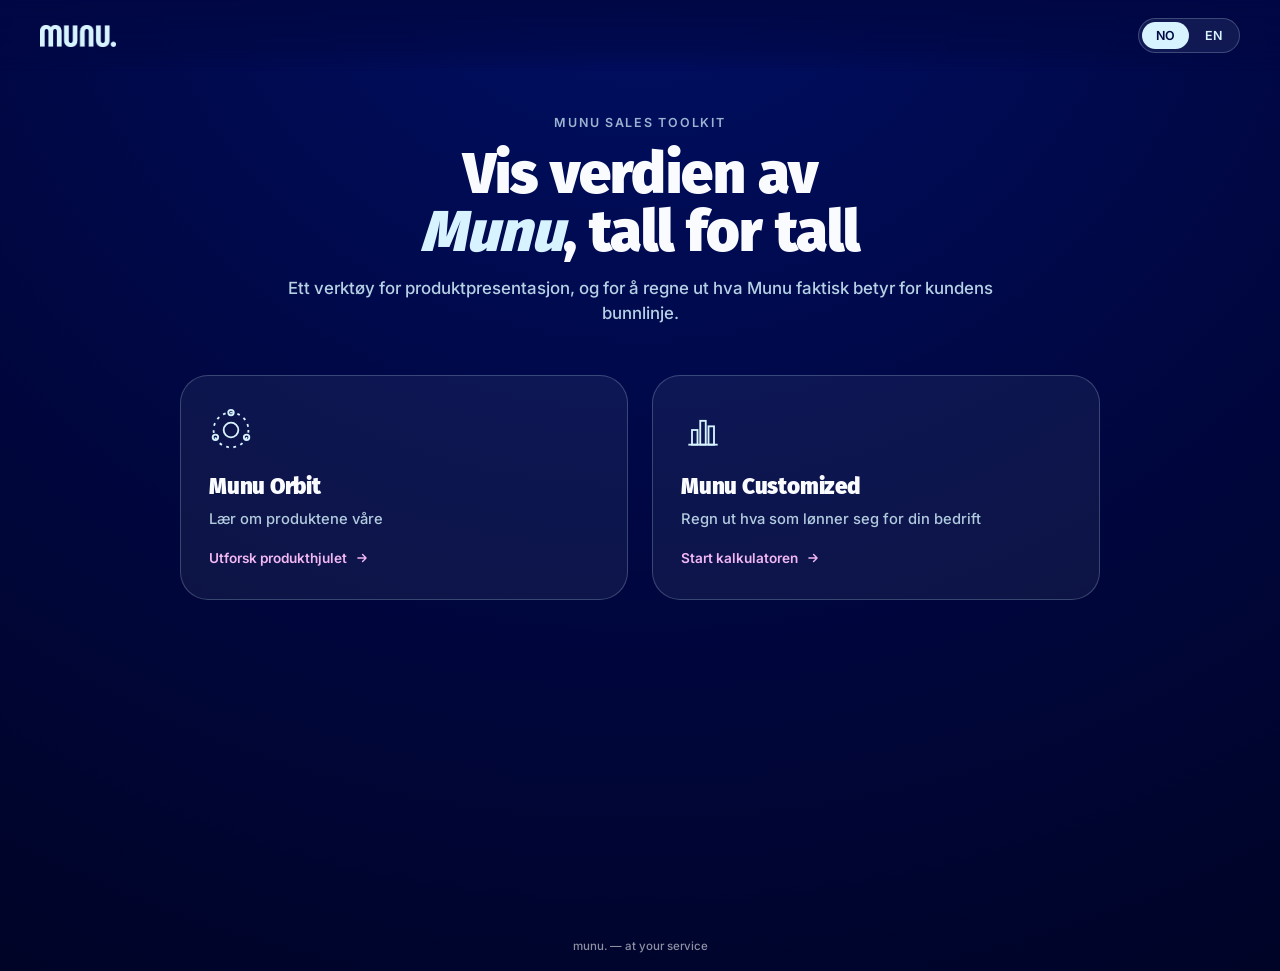
<file: index.html>
<!DOCTYPE html>
<html lang="no">
<head>
<meta charset="UTF-8">
<meta name="viewport" content="width=device-width, initial-scale=1.0">
<title>Munu Sales Toolkit</title>
<link rel="stylesheet" href="shared/style.css">
</head>
<body>
<div id="app">
  <main>
    <div class="page">
      <div class="page-hero">
        <span class="eyebrow" data-i18n="idxEyebrow"></span>
        <h1 data-i18n-html="idxTitleHtml"></h1>
        <p data-i18n="idxSub"></p>
      </div>

      <div class="choice-grid">
        <a class="choice-card" href="orbit/index.html">
          <svg class="card-icon" viewBox="0 0 48 48"><circle cx="24" cy="24" r="8"/><circle cx="24" cy="24" r="19" stroke-dasharray="3 5"/><circle cx="24" cy="5" r="3"/><circle cx="41" cy="32" r="3"/><circle cx="7" cy="32" r="3"/></svg>
          <h2 data-i18n="idxOrbitTitle"></h2>
          <p data-i18n="idxOrbitDesc"></p>
          <span class="card-cta"><span data-i18n="idxOrbitCta"></span><svg viewBox="0 0 24 24"><path d="M5 12 H19 M13 6 L19 12 L13 18"/></svg></span>
        </a>

        <a class="choice-card" href="customized/calculator.html">
          <svg class="card-icon" viewBox="0 0 48 48"><line x1="8" y1="40" x2="40" y2="40"/><rect x="12" y="24" width="6" height="16"/><rect x="21" y="14" width="6" height="26"/><rect x="30" y="20" width="6" height="20"/></svg>
          <h2 data-i18n="idxCustTitle"></h2>
          <p data-i18n="idxCustDesc"></p>
          <span class="card-cta"><span data-i18n="idxCustCta"></span><svg viewBox="0 0 24 24"><path d="M5 12 H19 M13 6 L19 12 L13 18"/></svg></span>
        </a>
      </div>
    </div>
  </main>
  <footer class="appfoot">munu. &mdash; at your service</footer>
</div>

<script src="shared/i18n.js"></script>
<script src="shared/header.js"></script>
<script>
  window.MunuHeader.inject({ logoSrc:"logo/wordmark-light.png", homeHref:"index.html" });
</script>
</body>
</html>
</file>
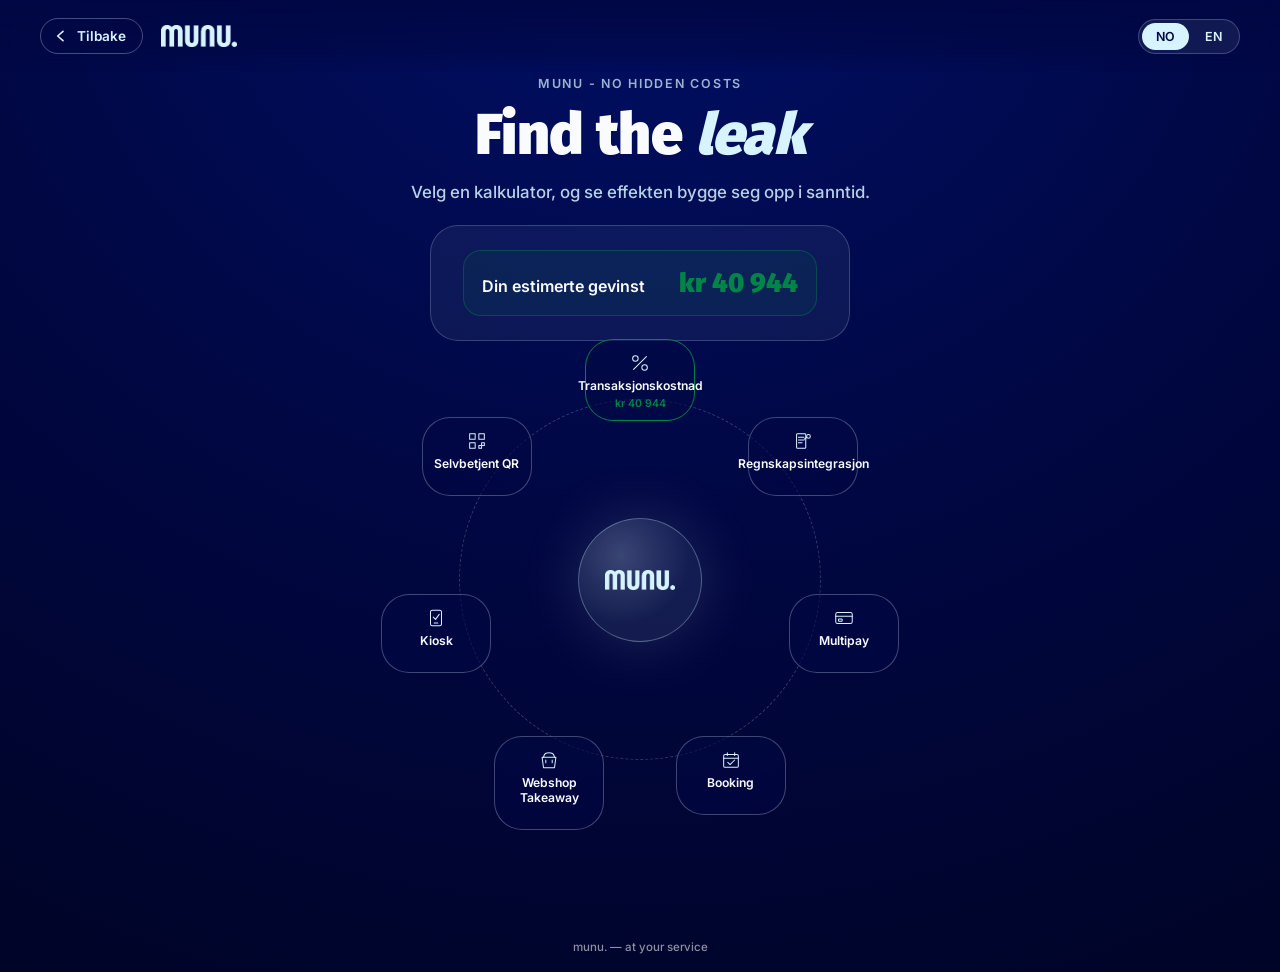
<file: customized/calculator.html>
<!DOCTYPE html>
<html lang="no">
<head>
<meta charset="UTF-8">
<meta name="viewport" content="width=device-width, initial-scale=1.0">
<title>Find the leak</title>
<link rel="stylesheet" href="../shared/style.css">
<style>
  .orbit-wrap{ position:relative; width:min(74vmin,430px); height:min(74vmin,430px); margin:24px auto 8px; }
  .orbit-ring{ position:absolute; inset:8%; border:1px dashed rgba(214,243,255,.22); border-radius:50%; }
  .hub{
    position:absolute; left:50%; top:50%; transform:translate(-50%,-50%);
    width:clamp(84px,15vmin,124px); height:clamp(84px,15vmin,124px); border-radius:50%;
    background:radial-gradient(circle at 35% 30%, rgba(214,243,255,.22), rgba(214,243,255,.03) 60%), rgba(214,243,255,.06);
    border:1px solid rgba(214,243,255,.3); display:flex; align-items:center; justify-content:center;
    box-shadow:0 0 60px rgba(214,243,255,.15); z-index:2;
  }
  .hub img{ width:58%; height:auto; }
  .nodes{ position:absolute; inset:0; z-index:3; }
  .node{
    position:absolute; display:flex; flex-direction:column; align-items:center; gap:4px;
    width:clamp(74px,17vmin,110px); padding:12px 6px 10px; text-align:center;
    background:rgba(0,7,67,.6); border:1px solid rgba(214,243,255,.28); border-radius:var(--r-lg); color:var(--paper);
    transition:border-color .25s var(--ease-snap), background .25s var(--ease-snap), transform .25s var(--ease-snap), box-shadow .25s var(--ease-snap);
  }
  .node:hover, .node:focus-visible{ border-color:var(--bloom); background:rgba(241,183,242,.12); transform:translateY(-4px); box-shadow:0 10px 30px rgba(241,183,242,.18); }
  .node.included{ border-color:var(--green); }
  .node-icon{ width:22px; height:22px; stroke:var(--mist); fill:none; stroke-width:2.2; stroke-linecap:round; stroke-linejoin:round; }
  .node:hover .node-icon{ stroke:var(--bloom); }
  .node-label{ font-family:'Inter SemiBold'; font-size:.76rem; }
  .node-amount{ font-size:.66rem; color:var(--green); font-family:'Inter SemiBold'; min-height:.9em; }

  #wipe{ position:fixed; inset:0; z-index:60; background:var(--mist); transform:translateX(-100%); pointer-events:none; }
  @keyframes wipeSweep{ 0%{ transform:translateX(-100%); } 50%{ transform:translateX(0); } 100%{ transform:translateX(100%); } }
  #wipe.sweeping{ animation:wipeSweep .7s var(--ease-smooth); }

  .view{ display:none; }
  .view.active{ display:block; }

  .detail-topbar{ display:flex; align-items:center; justify-content:space-between; gap:16px; flex-wrap:wrap; margin-bottom:20px; }
  .detail-total{ background:rgba(0,132,71,.1); border:1px solid rgba(0,132,71,.4); border-radius:var(--r-pill); padding:8px 18px; display:flex; align-items:center; gap:10px; font-size:.8rem; }
  .detail-total .amount{ font-family:'Fira Sans Black'; font-size:1rem; color:var(--green); }
  .detail-total .amount.negative{ color:var(--red); }

  .two-col{ display:grid; grid-template-columns:1fr 1fr; gap:20px; align-items:start; }
  @media (max-width:680px){ .two-col{ grid-template-columns:1fr; } }

  .field.has-slider{ border-bottom:none; padding-bottom:2px; }
  .mini-slider-wrap{ padding:0 0 10px; border-bottom:1px solid rgba(214,243,255,.14); }
  .mini-slider{ -webkit-appearance:none; appearance:none; width:100%; height:3px; border-radius:999px; background:rgba(214,243,255,.18); outline:none; display:block; cursor:pointer; }
  .mini-slider::-webkit-slider-thumb{ -webkit-appearance:none; width:12px; height:12px; margin-top:-4.5px; border-radius:50%; background:var(--mist); border:2px solid var(--ink); cursor:pointer; }
  .mini-slider::-moz-range-thumb{ width:12px; height:12px; border-radius:50%; background:var(--mist); border:2px solid var(--ink); cursor:pointer; border:none; }
  .mini-slider::-moz-range-track{ height:3px; border-radius:999px; background:rgba(214,243,255,.18); }

  .note-line{ margin-top:8px; font-size:.78rem; color:var(--grey3); }

  .hw-head{ display:flex; justify-content:flex-end; gap:8px; padding:0 0 6px; }
  .hw-head span{ font-size:.66rem; color:var(--grey3); text-transform:uppercase; letter-spacing:.05em; }
  .hw-head span:first-of-type{ width:44px; text-align:center; }
  .hw-head span:last-of-type{ width:76px; text-align:right; }
  .hw-row{ display:flex; align-items:center; gap:8px; padding:7px 0; border-bottom:1px solid rgba(214,243,255,.14); }
  .hw-row label{ flex:1 1 auto; font-size:.85rem; color:var(--mist); }
  .hw-row input{ background:rgba(0,7,67,.5); border:1px solid rgba(214,243,255,.3); color:var(--paper); font-family:'Inter SemiBold'; font-size:.85rem; border-radius:var(--r-sm); padding:6px; }
  .hw-row input.hw-qty{ width:44px; text-align:center; }
  .hw-row input.hw-price{ width:76px; text-align:right; }
  .hw-row .unit{ font-size:.72rem; color:var(--grey3); }
  .hw-remove{ width:20px; height:20px; flex:0 0 auto; border-radius:50%; border:none; background:rgba(207,33,65,.15); color:var(--red); cursor:pointer; font-size:.9rem; line-height:1; padding:0; }
  .hw-add-row{ padding-top:8px; }
  .hw-add-row select{ width:100%; background:rgba(214,243,255,.06); border:1px dashed rgba(214,243,255,.35); color:var(--mist); font-family:'Inter SemiBold'; font-size:.82rem; padding:8px 10px; border-radius:var(--r-sm); cursor:pointer; }
</style>
</head>
<body>
<svg style="position:absolute;width:0;height:0" aria-hidden="true">
<defs>
  <symbol id="icon-trans" viewBox="0 0 48 48">
    <circle cx="14" cy="14" r="6"/><circle cx="34" cy="34" r="6"/><line x1="10" y1="38" x2="38" y2="10"/>
  </symbol>
  <symbol id="icon-regnskap" viewBox="0 0 48 48">
    <rect x="10" y="8" width="20" height="32" rx="2"/>
    <line x1="14" y1="16" x2="26" y2="16"/><line x1="14" y1="22" x2="26" y2="22"/><line x1="14" y1="28" x2="22" y2="28"/>
    <circle cx="36" cy="14" r="4"/><line x1="32" y1="16" x2="27" y2="20"/>
  </symbol>
  <symbol id="icon-multipay" viewBox="0 0 48 48">
    <rect x="6" y="12" width="36" height="24" rx="4"/>
    <line x1="6" y1="20" x2="42" y2="20"/><rect x="12" y="26" width="8" height="5" rx="1"/>
  </symbol>
  <symbol id="icon-booking" viewBox="0 0 48 48">
    <rect x="8" y="12" width="32" height="28" rx="3"/><line x1="8" y1="20" x2="40" y2="20"/>
    <line x1="16" y1="8" x2="16" y2="14"/><line x1="32" y1="8" x2="32" y2="14"/><path d="M17 29 L22 34 L32 24"/>
  </symbol>
  <symbol id="icon-webshop" viewBox="0 0 48 48">
    <path d="M12 18 L14 12 Q16 8 24 8 Q32 8 34 12 L36 18"/><path d="M9 18 H39 L36 41 H12 Z"/>
    <line x1="17" y1="24" x2="17" y2="30"/><line x1="31" y1="24" x2="31" y2="30"/>
  </symbol>
  <symbol id="icon-kiosk" viewBox="0 0 48 48">
    <rect x="12" y="7" width="24" height="34" rx="4"/><line x1="20" y1="35" x2="28" y2="35"/><path d="M18 22 L23 27 L31 16"/>
  </symbol>
  <symbol id="icon-qr" viewBox="0 0 48 48">
    <rect x="8" y="8" width="12" height="12"/><rect x="28" y="8" width="12" height="12"/><rect x="8" y="28" width="12" height="12"/>
    <rect x="28" y="34" width="6" height="6"/><rect x="34" y="28" width="6" height="6"/>
  </symbol>
  <symbol id="icon-back" viewBox="0 0 24 24"><path d="M15 5 L7 12 L15 19"/></symbol>
</defs>
</svg>

<div id="app">
  <main>
    <section id="view-hub" class="view active">
      <div class="page-hero" style="margin-bottom:20px">
        <span class="eyebrow" data-i18n="bfyEyebrow"></span>
        <h1 data-i18n-html="bfyTitleHtml"></h1>
        <p data-i18n="bfySub"></p>
      </div>

      <div class="box" style="max-width:420px;margin:0 auto">
        <div class="result-total grand" style="margin-top:0">
          <span data-i18n="fpTitle"></span><span class="amount" id="grandTotalHub"></span>
        </div>
      </div>

      <div class="orbit-wrap" id="orbitWrap">
        <div class="orbit-ring"></div>
        <div class="hub"><img src="../logo/wordmark-light.png" alt="munu."></div>
        <div class="nodes" id="nodes"></div>
      </div>
    </section>

    <section id="view-detail" class="view">
      <div class="page" style="padding-top:0">
        <div class="detail-topbar">
          <button type="button" class="back-btn" id="backBtn">
            <svg viewBox="0 0 24 24"><use href="#icon-back"/></svg>
            <span data-i18n="hdrBack"></span>
          </button>
          <div class="detail-total">
            <span data-i18n="fpTitle"></span><span class="amount" id="grandTotalDetail"></span>
          </div>
        </div>
        <div id="detailBody"></div>
      </div>
    </section>
  </main>
  <footer class="appfoot">munu. &mdash; at your service</footer>
  <div id="wipe" aria-hidden="true"></div>
</div>

<script src="../shared/i18n.js"></script>
<script src="../shared/state.js"></script>
<script src="../shared/header.js"></script>
<script>
(function(){
  "use strict";

  window.MunuHeader.inject({ logoSrc:"../logo/wordmark-light.png", homeHref:"../index.html", back:"../index.html" });

  var num = function(id){ var el = document.getElementById(id); var v = parseFloat(el.value); return isNaN(v) ? 0 : v; };
  var fmt = function(n){ return window.MunuState.formatKr(n); };
  var t = function(key){ return window.MunuI18n.t(key); };

  function row(labelKey, value, cls){
    return '<div class="result-row"><span>'+t(labelKey)+'</span><span class="amount'+(cls?" "+cls:"")+'">'+fmt(value)+'</span></div>';
  }
  function infoRow(labelKey, text){
    return '<div class="result-row"><span>'+t(labelKey)+'</span><span class="amount info">'+text+'</span></div>';
  }
  function setAmount(el, value){
    el.textContent = fmt(value);
    el.classList.toggle("negative", value < 0);
  }
  function field(id, labelKey, value, opts){
    opts = opts || {};
    var unit = opts.unit ? '<span class="unit">'+opts.unit+'</span>' : '';
    var step = opts.step !== undefined ? ' step="'+opts.step+'"' : '';
    var html = '<div class="field'+(opts.slider?' has-slider':'')+'"><label data-i18n="'+labelKey+'"></label>'+
      '<div class="field-input"><input type="number" id="'+id+'" value="'+value+'"'+step+'>'+unit+'</div></div>';
    if(opts.slider){
      html += '<div class="mini-slider-wrap"><input type="range" class="mini-slider" data-for="'+id+'" min="'+opts.slider.min+'" max="'+opts.slider.max+'" step="'+(opts.slider.step||opts.step||1)+'" value="'+value+'"></div>';
    }
    return html;
  }
  function hwRow(id, labelKey, qty, price, removable){
    return '<div class="hw-row" data-hw-id="'+id+'"><label data-i18n="'+labelKey+'"></label>'+
      '<input type="number" class="hw-qty" id="hw_'+id+'_qty" value="'+qty+'">'+
      '<input type="number" class="hw-price" id="hw_'+id+'_price" value="'+price+'"><span class="unit">kr</span>'+
      (removable ? '<button type="button" class="hw-remove" data-remove="'+id+'">&times;</button>' : '')+
      '</div>';
  }
  function includeRow(mod){
    return '<label class="check-row" style="margin-top:0;margin-bottom:18px"><input type="checkbox" id="inc_'+mod+'"'+(mod==="trans"?" checked":"")+'><span data-i18n="bfyInclude"></span></label>';
  }

  var MODULES = [
    { id:"trans", icon:"icon-trans", labelKey:"grwModTrans" },
    { id:"regnskap", icon:"icon-regnskap", labelKey:"grwModRegnskap" },
    { id:"multipay", icon:"icon-multipay", labelKey:"grwModMultipay" },
    { id:"booking", icon:"icon-booking", labelKey:"grwModBooking" },
    { id:"webshop", icon:"icon-webshop", labelKey:"grwModWebshop" },
    { id:"kiosk", icon:"icon-kiosk", labelKey:"grwModKiosk" },
    { id:"qr", icon:"icon-qr", labelKey:"grwModQr" }
  ];
  var LABELS = {
    trans:{ no:"Transaksjonskostnad", en:"Transaction cost" },
    regnskap:{ no:"Regnskapsintegrasjon", en:"Accounting integration" },
    multipay:{ no:"Multipay", en:"Multipay" },
    booking:{ no:"Booking", en:"Booking" },
    webshop:{ no:"Webshop Takeaway", en:"Webshop Takeaway" },
    kiosk:{ no:"Kiosk", en:"Kiosk" },
    qr:{ no:"Selvbetjent QR", en:"Self-service QR" }
  };

  // ---------------- build detail bodies ----------------
  var detailBody = document.getElementById("detailBody");

  function buildTransBody(){
    return (
      '<div class="module-detail-head"><h3 data-i18n="grwModTrans"></h3></div>' +
      includeRow("trans") +
      '<div class="box">' +
        field("t_omsetning", "bfyTransOmsetning", 5000000, { unit:"kr", slider:{min:0,max:50000000,step:10000} }) +
        field("t_antall", "bfyTransAntall", 15000, { slider:{min:0,max:50000,step:100} }) +
      '</div>' +
      '<div class="two-col" style="margin-top:20px">' +
        '<div class="box">' +
          '<div class="box-title" data-i18n="bfyTransKonkHead"></div>' +
          field("t_konkProsent", "bfyTransKonkProsent", 1.75, { unit:"%", step:0.01, slider:{min:0,max:5,step:0.01} }) +
          field("t_konkBehandling", "fieldProcessingFee", 0, { unit:"kr", step:0.01, slider:{min:0,max:10,step:0.01} }) +
          field("t_konkFixed", "bfyTotalFixedCost", 275, { unit:"kr", slider:{min:0,max:10000,step:50} }) +
        '</div>' +
        '<div class="box">' +
          '<div class="box-title" data-i18n="bfyTransMunuHead"></div>' +
          field("t_munuProsent", "bfyTransMunuProsent", 0.55, { unit:"%", step:0.01 }) +
          '<div class="preset-row" id="tierPresets" style="padding:4px 0 8px">' +
            '<button type="button" class="preset-btn active" data-value="0.55">IC++ 0.55%</button>' +
            '<button type="button" class="preset-btn" data-value="0.60">Tier 8 0.60%</button>' +
            '<button type="button" class="preset-btn" data-value="0.70">Tier 1 0.70%</button>' +
            '<button type="button" class="preset-btn" data-value="0.85">Tier 2 0.85%</button>' +
            '<button type="button" class="preset-btn" data-value="1.49" data-special="ic01">IC01 1.49%</button>' +
          '</div>' +
          field("t_munuBehandling", "fieldProcessingFee", 0.40, { unit:"kr", step:0.01 }) +
          field("t_setupTotal", "bfySetupTotal", 0, { unit:"kr" }) +
        '</div>' +
      '</div>' +
      '<div class="box" style="margin-top:20px">' +
        '<div class="box-title" data-i18n="hwSectionHead"></div>' +
        '<div class="hw-head"><span data-i18n="hwQty"></span><span data-i18n="hwPriceMonth"></span></div>' +
        '<div id="hwRows">' +
          hwRow("kasse", "hwKasse", 1, 1014) +
          hwRow("adyenTerminal", "hwAdyenTerminal", 1, 349) +
          hwRow("adyenPos", "hwAdyenPos", 0, 876) +
        '</div>' +
        '<div class="hw-add-row">' +
          '<select id="hwAddLineSelect">' +
            '<option value="" data-i18n="hwAddLine"></option>' +
            '<option value="regnskap" data-i18n="grwModRegnskap"></option>' +
            '<option value="booking" data-i18n="grwModBooking"></option>' +
            '<option value="webshop" data-i18n="grwModWebshop"></option>' +
          '</select>' +
        '</div>' +
      '</div>' +
      '<div class="box" style="margin-top:20px">' +
        '<div class="box-title" data-i18n="bfyTransBoxTitle"></div>' +
        '<div id="trans_rows"></div>' +
        '<div class="result-total"><span data-i18n="bfyResSavings"></span><span class="amount" id="trans_savings"></span></div>' +
      '</div>'
    );
  }

  function buildRegnskapBody(){
    return (
      '<div class="module-detail-head"><h3 data-i18n="grwModRegnskap"></h3></div>' +
      includeRow("regnskap") +
      '<div class="two-col">' +
        '<div class="box">' +
          '<div class="field"><label data-i18n="bfyInvisFrekvens"></label><div class="field-input"><select id="regn_frekvens">' +
            '<option value="52" data-i18n="bfyFreqWeek"></option>' +
            '<option value="12" selected data-i18n="bfyFreqMonth"></option>' +
            '<option value="4" data-i18n="bfyFreqQuarter"></option>' +
          '</select></div></div>' +
          field("regn_pris", "bfyInvisRegnPris", 1200, { unit:"kr/t", slider:{min:0,max:3000,step:50} }) +
          field("regn_min", "bfyInvisRegnMin", 45, { unit:"min", slider:{min:0,max:180,step:5} }) +
          field("regn_stabPris", "bfyInvisStabPris", 450, { unit:"kr/t", slider:{min:0,max:1500,step:25} }) +
          field("regn_stabMin", "bfyInvisStabMin", 90, { unit:"min", slider:{min:0,max:300,step:10} }) +
          field("regn_modulkost", "grwRegnModulkost", 349, { unit:"kr", slider:{min:0,max:2000,step:10} }) +
          field("regn_setup", "grwRegnSetup", 3000, { unit:"kr", slider:{min:0,max:10000,step:100} }) +
        '</div>' +
        '<div class="box">' +
          '<div class="box-title" data-i18n="resSavings"></div>' +
          '<div id="regn_rows"></div>' +
          '<div class="result-total"><span data-i18n="resNet"></span><span class="amount" id="regn_net"></span></div>' +
        '</div>' +
      '</div>'
    );
  }

  function buildMultipayBody(){
    return (
      '<div class="module-detail-head"><h3 data-i18n="grwModMultipay"></h3></div>' +
      includeRow("multipay") +
      '<div class="two-col">' +
        '<div class="box">' +
          field("mp_daily", "grwMpDaily", 30000, { unit:"kr", slider:{min:0,max:200000,step:1000} }) +
          field("mp_peakShare", "grwMpPeakShare", 40, { unit:"%", slider:{min:0,max:100,step:1} }) +
          field("mp_helgedager", "grwMpHelgedager", 96, { slider:{min:0,max:365,step:1} }) +
          '<div class="range-row">' +
            '<div class="range-row-head"><label data-i18n="grwMpGrowth"></label><span class="range-value" id="mp_growthLabel">30 %</span></div>' +
            '<input type="range" id="mp_growthSlider" min="5" max="60" value="30">' +
            '<div class="range-minmax"><span>5 %</span><span>60 %</span></div>' +
          '</div>' +
          field("mp_growthCustom", "grwMpGrowthCustom", 30, { unit:"%" }) +
          field("mp_modulkost", "grwMpModulkost", 235, { unit:"kr", slider:{min:0,max:2000,step:10} }) +
        '</div>' +
        '<div class="box">' +
          '<div class="box-title" data-i18n="grwResPerAr"></div>' +
          '<div id="mp_rows"></div>' +
          '<div class="result-total"><span data-i18n="resNet"></span><span class="amount" id="mp_net"></span></div>' +
        '</div>' +
      '</div>'
    );
  }

  function buildBookingBody(){
    return (
      '<div class="module-detail-head"><h3 data-i18n="grwModBooking"></h3></div>' +
      includeRow("booking") +
      '<div class="two-col">' +
        '<div class="box">' +
          field("bk_snittbord", "grwBkSnittbord", 850, { unit:"kr", slider:{min:0,max:5000,step:50} }) +
          field("bk_ekstraBookinger", "grwBkEkstraBookinger", 40, { slider:{min:0,max:500,step:5} }) +
          field("bk_modulkost", "grwBkModulkost", 900, { unit:"kr", slider:{min:0,max:3000,step:10} }) +
        '</div>' +
        '<div class="box">' +
          '<div class="box-title" data-i18n="resRevenueIncrease"></div>' +
          '<div id="bk_rows"></div>' +
          '<div class="result-total"><span data-i18n="resNet"></span><span class="amount" id="bk_net"></span></div>' +
        '</div>' +
      '</div>'
    );
  }

  function buildWebshopBody(){
    return (
      '<div class="module-detail-head"><h3 data-i18n="grwModWebshop"></h3></div>' +
      includeRow("webshop") +
      '<div class="two-col">' +
        '<div class="box">' +
          field("ws_ekstraOms", "grwWsEkstraOms", 60000, { unit:"kr", slider:{min:0,max:500000,step:1000} }) +
          field("ws_margin", "grwWsMargin", 65, { unit:"%", slider:{min:0,max:100,step:1} }) +
          field("ws_drift", "grwWsDrift", 2500, { unit:"kr", slider:{min:0,max:50000,step:500} }) +
          field("ws_trans", "grwWsTrans", 0.55, { unit:"%", step:0.01 }) +
          '<div class="preset-row" id="tierPresetsWs" style="padding:4px 0 8px">' +
            '<button type="button" class="preset-btn active" data-value="0.55">IC++ 0.55%</button>' +
            '<button type="button" class="preset-btn" data-value="0.60">Tier 8 0.60%</button>' +
            '<button type="button" class="preset-btn" data-value="0.70">Tier 1 0.70%</button>' +
            '<button type="button" class="preset-btn" data-value="0.85">Tier 2 0.85%</button>' +
            '<button type="button" class="preset-btn" data-value="1.49">IC01 1.49%</button>' +
          '</div>' +
          field("ws_modulkost", "grwWsModulkost", 1385, { unit:"kr", slider:{min:0,max:3000,step:10} }) +
        '</div>' +
        '<div class="box">' +
          '<div class="box-title" data-i18n="resRevenueIncrease"></div>' +
          '<div id="ws_rows"></div>' +
          '<div class="result-total"><span data-i18n="resNet"></span><span class="amount" id="ws_net"></span></div>' +
        '</div>' +
      '</div>'
    );
  }

  function buildKioskBody(){
    return (
      '<div class="module-detail-head"><h3 data-i18n="grwModKiosk"></h3></div>' +
      includeRow("kiosk") +
      '<div class="two-col">' +
        '<div class="box">' +
          field("ki_arsverk", "grwKiArsverk", 1, { step:0.1, slider:{min:0,max:10,step:0.1} }) +
          field("ki_lonn", "grwKiLonn", 420000, { unit:"kr", slider:{min:0,max:1000000,step:5000} }) +
          field("ki_modulkost", "grwKiModulkost", 1499, { unit:"kr", slider:{min:0,max:3000,step:10} }) +
        '</div>' +
        '<div class="box">' +
          '<div class="box-title" data-i18n="resSavings"></div>' +
          '<div id="ki_rows"></div>' +
          '<div class="result-total"><span data-i18n="resNet"></span><span class="amount" id="ki_net"></span></div>' +
        '</div>' +
      '</div>'
    );
  }

  function buildQrBody(){
    return (
      '<div class="module-detail-head"><h3 data-i18n="grwModQr"></h3></div>' +
      includeRow("qr") +
      '<div class="two-col">' +
        '<div class="box">' +
          field("qr_snittordre", "grwQrSnittordreFor", 280, { unit:"kr", slider:{min:0,max:2000,step:10} }) +
          field("qr_okning", "grwQrOkning", 15, { unit:"%", slider:{min:0,max:100,step:1} }) +
          field("qr_antallOrdrer", "grwQrAntallOrdrer", 750, { slider:{min:0,max:10000,step:50} }) +
          field("qr_bemanning", "grwQrBemanningskutt", 0, { step:0.1, slider:{min:0,max:10,step:0.1} }) +
          field("qr_lonn", "grwKiLonn", 420000, { unit:"kr", slider:{min:0,max:1000000,step:5000} }) +
          field("qr_modulkost", "grwQrModulkost", 1385, { unit:"kr", slider:{min:0,max:3000,step:10} }) +
        '</div>' +
        '<div class="box">' +
          '<div class="box-title" data-i18n="resRevenueIncrease"></div>' +
          '<div id="qr_rows"></div>' +
          '<div class="result-total"><span data-i18n="resNet"></span><span class="amount" id="qr_net"></span></div>' +
        '</div>' +
      '</div>'
    );
  }

  var BUILDERS = { trans:buildTransBody, regnskap:buildRegnskapBody, multipay:buildMultipayBody, booking:buildBookingBody, webshop:buildWebshopBody, kiosk:buildKioskBody, qr:buildQrBody };

  MODULES.forEach(function(m){
    var wrap = document.createElement("div");
    wrap.className = "module-detail";
    wrap.id = "detail-" + m.id;
    wrap.hidden = true;
    wrap.innerHTML = BUILDERS[m.id]();
    detailBody.appendChild(wrap);
  });

  // ---------------- compute functions ----------------
  var HW_ITEMS = ["kasse", "adyenTerminal", "adyenPos"];
  function hardwareMonthly(){
    var monthly = 0;
    HW_ITEMS.forEach(function(key){ monthly += num("hw_" + key + "_qty") * num("hw_" + key + "_price"); });
    return monthly;
  }

  function renderTrans(){
    var antall = num("t_antall");
    var omsetning = num("t_omsetning");
    var konkFixed = num("t_konkFixed");
    var konkKost = omsetning * (num("t_konkProsent")/100) + antall * num("t_konkBehandling") + konkFixed * 12;

    var munuFixed = hardwareMonthly();
    var munuKost = omsetning * (num("t_munuProsent")/100) + antall * num("t_munuBehandling") + munuFixed * 12;
    var setupTotal = num("t_setupTotal");
    var savings = konkKost - munuKost;

    var A = (num("t_konkProsent") - num("t_munuProsent")) / 100;
    var B = antall * (num("t_munuBehandling") - num("t_konkBehandling")) + (munuFixed - konkFixed) * 12;
    var breakevenText;
    if(Math.abs(A) < 1e-9){
      breakevenText = B <= 0 ? t("alwaysProfitable") : t("neverProfitable");
    } else {
      var be = B / A;
      if(A > 0){
        breakevenText = be <= 0 ? t("alwaysProfitable") : fmt(be);
      } else {
        breakevenText = be <= 0 ? t("neverProfitable") : fmt(be);
      }
    }

    var snittPris = antall > 0 ? omsetning / antall : 0;

    document.getElementById("trans_rows").innerHTML =
      infoRow("bfySnittPris", fmt(snittPris)) +
      row("bfyTotalFixedCost", munuFixed) +
      row("bfyResKonkKost", konkKost) + row("bfyResMunuKost", munuKost) +
      (setupTotal > 0 ? row("bfySetupTotal", setupTotal, "negative") : "") +
      infoRow("breakevenRevenue", breakevenText);
    setAmount(document.getElementById("trans_savings"), savings);

    return { annualSavings:savings, annualRevenueIncrease:0, annualNetResult:savings };
  }

  function renderRegnskap(){
    var freq = num("regn_frekvens");
    var regnKost = num("regn_pris") * (num("regn_min")/60) * freq;
    var stabKost = num("regn_stabPris") * (num("regn_stabMin")/60) * 52;
    var modulkostAr = num("regn_modulkost") * 12;
    var setup = num("regn_setup");
    var totalCost = modulkostAr + setup;
    var net = regnKost + stabKost - modulkostAr;
    document.getElementById("regn_rows").innerHTML =
      row("bfyResRegnKost", regnKost) + row("bfyResStabKost", stabKost) +
      row("grwRegnModulkost", modulkostAr, "negative") + row("grwRegnSetup", setup, "negative") +
      row("breakevenSavings", totalCost, "info");
    setAmount(document.getElementById("regn_net"), net);
    return { annualSavings:regnKost + stabKost, annualRevenueIncrease:0, annualNetResult:net };
  }

  function renderMultipay(){
    var daily = num("mp_daily"), peakShare = num("mp_peakShare"), helgedager = num("mp_helgedager");
    var growth = num("mp_growthCustom");
    var peakDaily = daily * (peakShare/100);
    var perHelgedag = peakDaily * (growth/100);
    var perHelg = perHelgedag * 2;
    var perMnd = helgedager > 0 ? perHelgedag * (helgedager/12) : 0;
    var perAr = perHelgedag * helgedager;
    var vekstProsent = (daily > 0 && helgedager > 0) ? (perAr / (daily * helgedager)) * 100 : 0;
    var modulkost = num("mp_modulkost");
    var totalCost = modulkost * 12;
    var net = perAr - totalCost;
    document.getElementById("mp_rows").innerHTML =
      row("grwResPerHelgedag", perHelgedag) + row("grwResPerHelg", perHelg) +
      row("grwResPerMnd", perMnd) + row("grwResPerAr", perAr) +
      '<div class="result-row"><span>'+t("grwResVekstProsent")+'</span><span class="amount">'+vekstProsent.toFixed(1)+' %</span></div>' +
      row("resModuleCost", totalCost) +
      row("breakevenRevenueYear", totalCost, "info");
    setAmount(document.getElementById("mp_net"), net);
    return { annualSavings:0, annualRevenueIncrease:perAr, annualNetResult:net };
  }

  function renderBooking(){
    var ekstraMnd = num("bk_snittbord") * num("bk_ekstraBookinger");
    var revenueIncrease = ekstraMnd * 12;
    var modulkost = num("bk_modulkost");
    var totalCost = modulkost * 12;
    var net = revenueIncrease - totalCost;
    document.getElementById("bk_rows").innerHTML =
      row("resRevenueIncrease", revenueIncrease) + row("resModuleCost", totalCost) +
      row("breakevenRevenueYear", totalCost, "info");
    setAmount(document.getElementById("bk_net"), net);
    return { annualSavings:0, annualRevenueIncrease:revenueIncrease, annualNetResult:net };
  }

  function renderWebshop(){
    var revenueIncrease = num("ws_ekstraOms") * 12;
    var margin = num("ws_margin"), transPct = num("ws_trans");
    var bruttoresultat = revenueIncrease * (margin/100);
    var driftAr = num("ws_drift") * 12;
    var transKostAr = revenueIncrease * (transPct/100);
    var modulkostAr = num("ws_modulkost") * 12;
    var net = bruttoresultat - driftAr - transKostAr - modulkostAr;
    var rate = (margin - transPct) / 100;
    var totalFixed = driftAr + modulkostAr;
    var breakevenText = rate <= 0 ? t("neverProfitable") : fmt((totalFixed / rate) / 12);
    document.getElementById("ws_rows").innerHTML =
      row("resRevenueIncrease", revenueIncrease) +
      '<div class="result-row"><span>'+t("grwWsMargin")+'</span><span class="amount">'+fmt(bruttoresultat)+'</span></div>' +
      row("grwWsDrift", driftAr) +
      '<div class="result-row"><span>'+t("grwWsTrans")+'</span><span class="amount negative">-'+fmt(transKostAr)+'</span></div>' +
      row("resModuleCost", modulkostAr) +
      infoRow("breakevenRevenueMonth", breakevenText);
    setAmount(document.getElementById("ws_net"), net);
    return { annualSavings:0, annualRevenueIncrease:revenueIncrease, annualNetResult:net };
  }

  function renderKiosk(){
    var lonn = num("ki_lonn");
    var savings = num("ki_arsverk") * lonn;
    var modulkost = num("ki_modulkost");
    var totalCost = modulkost * 12;
    var net = savings - totalCost;
    var breakevenFte = lonn > 0 ? (totalCost / lonn).toFixed(2) : "–";
    document.getElementById("ki_rows").innerHTML =
      row("resSavings", savings) + row("resModuleCost", totalCost) +
      infoRow("breakevenFte", breakevenFte);
    setAmount(document.getElementById("ki_net"), net);
    return { annualSavings:savings, annualRevenueIncrease:0, annualNetResult:net };
  }

  function renderQr(){
    var ekstraOmsMnd = num("qr_snittordre") * (num("qr_okning")/100) * num("qr_antallOrdrer");
    var revenueIncrease = ekstraOmsMnd * 12;
    var bemanningsgevinst = num("qr_bemanning") * num("qr_lonn");
    var modulkost = num("qr_modulkost");
    var totalCost = modulkost * 12;
    var net = revenueIncrease + bemanningsgevinst - totalCost;
    var breakevenNeeded = totalCost - bemanningsgevinst;
    var breakevenText = breakevenNeeded <= 0 ? t("alwaysProfitable") : fmt(breakevenNeeded);
    document.getElementById("qr_rows").innerHTML =
      row("resRevenueIncrease", revenueIncrease) +
      '<div class="result-row"><span>'+t("grwQrBemanningskutt")+'</span><span class="amount">'+fmt(bemanningsgevinst)+'</span></div>' +
      row("resModuleCost", totalCost) +
      infoRow("breakevenRevenueYear", breakevenText);
    setAmount(document.getElementById("qr_net"), net);
    return { annualSavings:bemanningsgevinst, annualRevenueIncrease:revenueIncrease, annualNetResult:net };
  }

  var RENDERERS = { trans:renderTrans, regnskap:renderRegnskap, multipay:renderMultipay, booking:renderBooking, webshop:renderWebshop, kiosk:renderKiosk, qr:renderQr };

  // ---------------- sync / totals / nodes ----------------
  function updateGrandTotal(){
    var total = window.MunuState.totalNet();
    setAmount(document.getElementById("grandTotalHub"), total);
    setAmount(document.getElementById("grandTotalDetail"), total);
  }

  function updateNode(mod){
    var node = document.querySelector('.node[data-mod="'+mod+'"]');
    if(!node) return;
    var state = window.MunuState.getState();
    var entry = state["calc-" + mod];
    var included = !!(entry && entry.includedInTotal);
    node.classList.toggle("included", included);
    var amountEl = node.querySelector(".node-amount");
    amountEl.textContent = included ? fmt(entry.annualNetResult || 0) : "";
  }

  function syncModule(mod){
    var result = RENDERERS[mod]();
    var checked = document.getElementById("inc_" + mod).checked;
    if(checked){
      window.MunuState.setCalculator("calc-" + mod, {
        label: LABELS[mod],
        annualSavings: result.annualSavings,
        annualRevenueIncrease: result.annualRevenueIncrease,
        annualNetResult: result.annualNetResult,
        includedInTotal: true
      });
    } else {
      window.MunuState.clearCalculator("calc-" + mod);
    }
    updateNode(mod);
    updateGrandTotal();
  }

  function syncAll(){ MODULES.forEach(function(m){ syncModule(m.id); }); }

  document.querySelectorAll('#detailBody input[type=checkbox][id^="inc_"]').forEach(function(cb){
    cb.addEventListener("change", function(){ syncModule(cb.id.replace("inc_", "")); });
  });
  document.querySelectorAll(".module-detail input, .module-detail select").forEach(function(el){
    if(el.type === "checkbox") return;
    var handler = function(){ syncModule(el.closest(".module-detail").id.replace("detail-", "")); };
    el.addEventListener("input", handler);
    el.addEventListener("change", handler);
  });

  var BASE_HW_PRICES = { kasse:1014, adyenTerminal:349, adyenPos:876, regnskap:349, booking:500, webshop:1385 };
  var ic01Active = false;

  function restoreNormalHwPricing(){
    HW_ITEMS.forEach(function(key){
      var priceEl = document.getElementById("hw_" + key + "_price");
      if(priceEl && BASE_HW_PRICES[key] !== undefined) priceEl.value = String(BASE_HW_PRICES[key]);
    });
    document.getElementById("t_munuBehandling").value = "0.40";
  }

  function wireTierPresets(rowId, targetFieldId, mod){
    document.querySelectorAll("#" + rowId + " .preset-btn").forEach(function(b){
      b.addEventListener("click", function(){
        document.getElementById(targetFieldId).value = b.dataset.value;
        document.querySelectorAll("#" + rowId + " .preset-btn").forEach(function(x){ x.classList.toggle("active", x === b); });
        if(rowId === "tierPresets" && b.dataset.special !== "ic01" && ic01Active){
          restoreNormalHwPricing();
          ic01Active = false;
        }
        syncModule(mod);
      });
    });
  }
  wireTierPresets("tierPresets", "t_munuProsent", "trans");
  wireTierPresets("tierPresetsWs", "ws_trans", "webshop");

  var ic01Btn = document.querySelector('#tierPresets .preset-btn[data-special="ic01"]');
  if(ic01Btn){
    ic01Btn.addEventListener("click", function(){
      ic01Active = true;
      document.getElementById("t_munuBehandling").value = "0.40";
      HW_ITEMS.slice().forEach(function(key){
        var priceEl = document.getElementById("hw_" + key + "_price");
        if(priceEl) priceEl.value = "0";
      });
      var setupEl = document.getElementById("t_setupTotal");
      setupEl.value = "0";
      setupEl.dispatchEvent(new Event("input", { bubbles:true }));
      syncModule("trans");
    });
  }

  var EXTRA_HW_LINES = {
    regnskap: { labelKey:"grwModRegnskap", price:349 },
    booking: { labelKey:"grwModBooking", price:500 },
    webshop: { labelKey:"grwModWebshop", price:1385 }
  };

  function addHwLine(key){
    if(HW_ITEMS.indexOf(key) !== -1) return;
    var meta = EXTRA_HW_LINES[key];
    var wrap = document.createElement("div");
    wrap.innerHTML = hwRow(key, meta.labelKey, 1, meta.price, true);
    var rowEl = wrap.firstElementChild;
    document.getElementById("hwRows").appendChild(rowEl);
    HW_ITEMS.push(key);

    rowEl.querySelectorAll("input").forEach(function(el){
      el.addEventListener("input", function(){ syncModule("trans"); });
    });
    rowEl.querySelector(".hw-remove").addEventListener("click", function(){
      rowEl.remove();
      HW_ITEMS.splice(HW_ITEMS.indexOf(key), 1);
      var opt = document.querySelector('#hwAddLineSelect option[value="'+key+'"]');
      if(opt) opt.hidden = false;
      syncModule("trans");
    });

    var opt2 = document.querySelector('#hwAddLineSelect option[value="'+key+'"]');
    if(opt2) opt2.hidden = true;

    window.MunuI18n.applyLang(window.MunuI18n.getLang());
    syncModule("trans");
  }

  document.getElementById("hwAddLineSelect").addEventListener("change", function(e){
    var v = e.target.value;
    e.target.value = "";
    if(v){ addHwLine(v); }
  });

  var mpSlider = document.getElementById("mp_growthSlider");
  var mpCustom = document.getElementById("mp_growthCustom");
  var mpLabel = document.getElementById("mp_growthLabel");
  mpSlider.addEventListener("input", function(){
    mpCustom.value = mpSlider.value;
    mpLabel.textContent = mpSlider.value + " %";
    syncModule("multipay");
  });
  mpCustom.addEventListener("input", function(){
    var v = parseFloat(mpCustom.value) || 0;
    mpLabel.textContent = v + " %";
    if(v >= 5 && v <= 60){ mpSlider.value = v; }
    syncModule("multipay");
  });

  document.querySelectorAll(".mini-slider").forEach(function(rangeEl){
    var numberEl = document.getElementById(rangeEl.dataset.for);
    if(!numberEl) return;
    rangeEl.value = numberEl.value;
    rangeEl.addEventListener("input", function(){
      numberEl.value = rangeEl.value;
      numberEl.dispatchEvent(new Event("input", { bubbles:true }));
    });
    numberEl.addEventListener("input", function(){
      var v = parseFloat(numberEl.value);
      if(isNaN(v)) return;
      var min = parseFloat(rangeEl.min), max = parseFloat(rangeEl.max);
      if(v >= min && v <= max) rangeEl.value = v;
    });
  });

  // ---------------- wheel nodes + navigation ----------------
  var nodesEl = document.getElementById("nodes");
  var wipeEl = document.getElementById("wipe");

  function buildNodes(){
    MODULES.forEach(function(m){
      var btn = document.createElement("button");
      btn.type = "button";
      btn.className = "node";
      btn.dataset.mod = m.id;
      btn.innerHTML =
        '<svg class="node-icon"><use href="#'+m.icon+'"/></svg>'+
        '<span class="node-label" data-i18n="'+m.labelKey+'"></span>'+
        '<span class="node-amount"></span>';
      btn.addEventListener("click", function(){ openModule(m.id); });
      nodesEl.appendChild(btn);
    });
  }

  function layoutOrbit(){
    var rect = nodesEl.getBoundingClientRect();
    var cx = rect.width/2, cy = rect.height/2;
    var radius = Math.min(rect.width, rect.height)/2 - 6;
    var items = nodesEl.querySelectorAll(".node");
    items.forEach(function(el, i){
      var angle = (i/MODULES.length)*Math.PI*2 - Math.PI/2;
      var x = cx + radius*Math.cos(angle);
      var y = cy + radius*Math.sin(angle);
      el.style.left = (x - el.offsetWidth/2)+"px";
      el.style.top = (y - el.offsetHeight/2)+"px";
    });
  }

  function debounce(fn, ms){ var tm; return function(){ clearTimeout(tm); tm = setTimeout(fn, ms); }; }

  function swapView(view, mod){
    document.getElementById("view-hub").classList.toggle("active", view === "hub");
    document.getElementById("view-detail").classList.toggle("active", view === "detail");
    if(view === "detail" && mod){
      MODULES.forEach(function(m){ document.getElementById("detail-" + m.id).hidden = (m.id !== mod); });
      window.scrollTo(0,0);
    }
  }

  function wipeTo(view, mod){
    var reduced = window.matchMedia("(prefers-reduced-motion: reduce)").matches;
    if(reduced){ swapView(view, mod); return; }
    wipeEl.classList.remove("sweeping");
    void wipeEl.offsetWidth;
    wipeEl.classList.add("sweeping");
    setTimeout(function(){ swapView(view, mod); }, 400);
    setTimeout(function(){ wipeEl.classList.remove("sweeping"); }, 820);
  }

  function openModule(id){ wipeTo("detail", id); }

  document.getElementById("backBtn").addEventListener("click", function(){ wipeTo("hub"); });

  document.addEventListener("munu:langchange", syncAll);

  buildNodes();
  layoutOrbit();
  window.addEventListener("resize", debounce(layoutOrbit, 150));
  syncAll();
})();
</script>
</body>
</html>
</file>
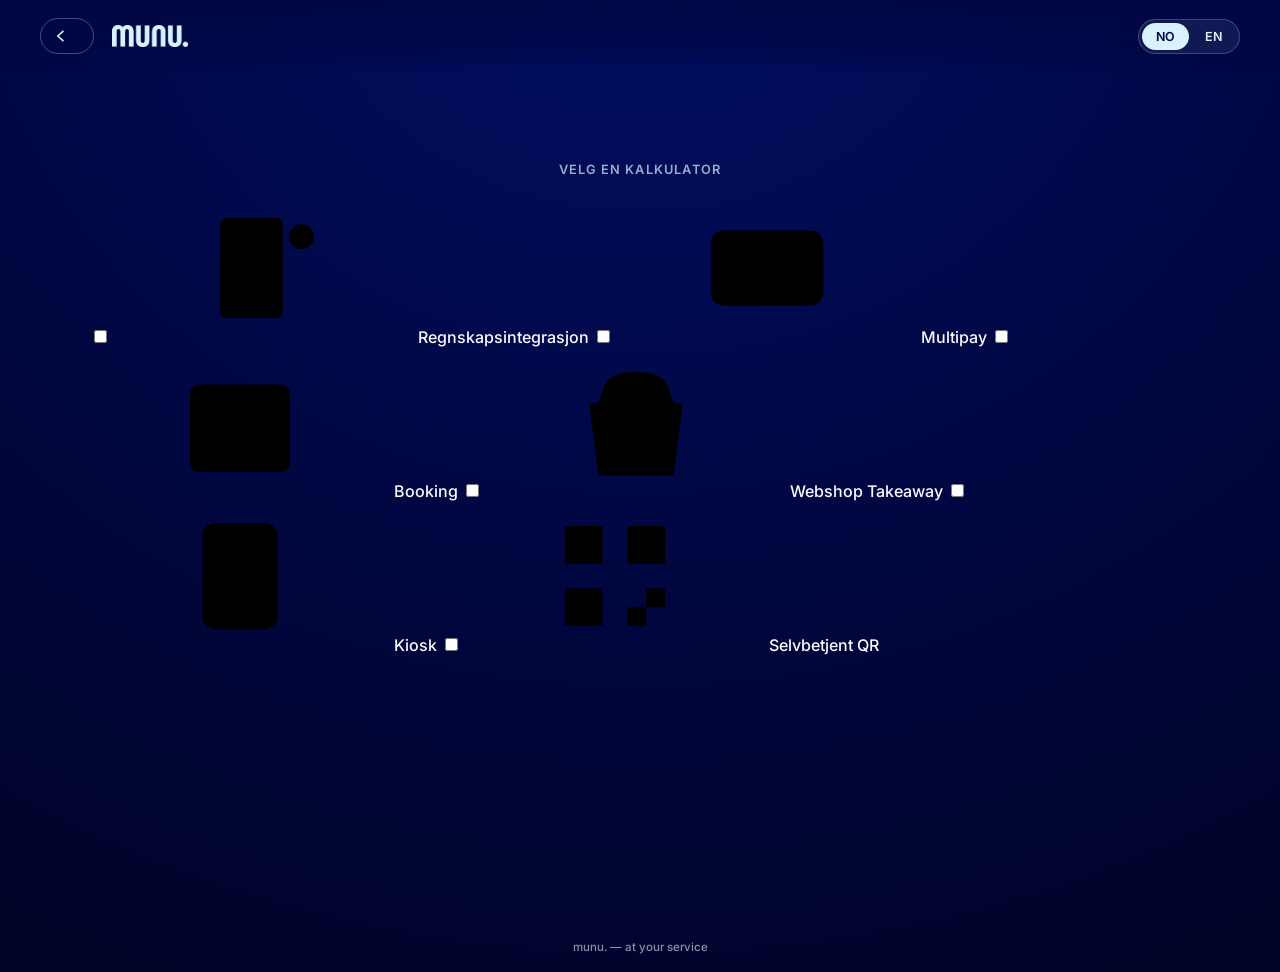
<file: customized/growth.html>
<!DOCTYPE html>
<html lang="no">
<head>
<meta charset="UTF-8">
<meta name="viewport" content="width=device-width, initial-scale=1.0">
<title>Vekstpotensial</title>
<link rel="stylesheet" href="../shared/style.css">
</head>
<body>
<svg style="position:absolute;width:0;height:0" aria-hidden="true">
<defs>
  <symbol id="icon-regnskap" viewBox="0 0 48 48">
    <rect x="10" y="8" width="20" height="32" rx="2"/>
    <line x1="14" y1="16" x2="26" y2="16"/><line x1="14" y1="22" x2="26" y2="22"/><line x1="14" y1="28" x2="22" y2="28"/>
    <circle cx="36" cy="14" r="4"/><line x1="32" y1="16" x2="27" y2="20"/>
  </symbol>
  <symbol id="icon-multipay" viewBox="0 0 48 48">
    <rect x="6" y="12" width="36" height="24" rx="4"/>
    <line x1="6" y1="20" x2="42" y2="20"/><rect x="12" y="26" width="8" height="5" rx="1"/>
  </symbol>
  <symbol id="icon-booking" viewBox="0 0 48 48">
    <rect x="8" y="12" width="32" height="28" rx="3"/><line x1="8" y1="20" x2="40" y2="20"/>
    <line x1="16" y1="8" x2="16" y2="14"/><line x1="32" y1="8" x2="32" y2="14"/><path d="M17 29 L22 34 L32 24"/>
  </symbol>
  <symbol id="icon-webshop" viewBox="0 0 48 48">
    <path d="M12 18 L14 12 Q16 8 24 8 Q32 8 34 12 L36 18"/><path d="M9 18 H39 L36 41 H12 Z"/>
    <line x1="17" y1="24" x2="17" y2="30"/><line x1="31" y1="24" x2="31" y2="30"/>
  </symbol>
  <symbol id="icon-kiosk" viewBox="0 0 48 48">
    <rect x="12" y="7" width="24" height="34" rx="4"/><line x1="20" y1="35" x2="28" y2="35"/><path d="M18 22 L23 27 L31 16"/>
  </symbol>
  <symbol id="icon-qr" viewBox="0 0 48 48">
    <rect x="8" y="8" width="12" height="12"/><rect x="28" y="8" width="12" height="12"/><rect x="8" y="28" width="12" height="12"/>
    <rect x="28" y="34" width="6" height="6"/><rect x="34" y="28" width="6" height="6"/>
  </symbol>
</defs>
</svg>

<div id="app">
  <main>
    <div class="page">
      <div class="page-hero">
        <span class="eyebrow" data-i18n="grwEyebrow"></span>
        <h1 data-i18n-html="grwTitleHtml"></h1>
        <p data-i18n="grwSub"></p>
      </div>

      <p class="box-title" style="text-align:center;margin-bottom:14px" data-i18n="grwModuleHint"></p>
      <div class="module-grid" id="moduleGrid">
        <label class="module-card" data-mod="regnskap">
          <input type="checkbox">
          <svg class="module-icon"><use href="#icon-regnskap"/></svg>
          <span class="module-name" data-i18n="grwModRegnskap"></span>
        </label>
        <label class="module-card" data-mod="multipay">
          <input type="checkbox">
          <svg class="module-icon"><use href="#icon-multipay"/></svg>
          <span class="module-name" data-i18n="grwModMultipay"></span>
        </label>
        <label class="module-card" data-mod="booking">
          <input type="checkbox">
          <svg class="module-icon"><use href="#icon-booking"/></svg>
          <span class="module-name" data-i18n="grwModBooking"></span>
        </label>
        <label class="module-card" data-mod="webshop">
          <input type="checkbox">
          <svg class="module-icon"><use href="#icon-webshop"/></svg>
          <span class="module-name" data-i18n="grwModWebshop"></span>
        </label>
        <label class="module-card" data-mod="kiosk">
          <input type="checkbox">
          <svg class="module-icon"><use href="#icon-kiosk"/></svg>
          <span class="module-name" data-i18n="grwModKiosk"></span>
        </label>
        <label class="module-card" data-mod="qr">
          <input type="checkbox">
          <svg class="module-icon"><use href="#icon-qr"/></svg>
          <span class="module-name" data-i18n="grwModQr"></span>
        </label>
      </div>

      <div id="moduleDetails">
        <div class="module-detail" id="detail-regnskap" hidden>
          <div class="split">
            <div class="box">
              <div class="module-detail-head"><h3 data-i18n="grwModRegnskap"></h3></div>
              <div class="field"><label data-i18n="bfyInvisFrekvens"></label><div class="field-input">
                <select id="regn_frekvens">
                  <option value="52" data-i18n="bfyFreqWeek"></option>
                  <option value="12" selected data-i18n="bfyFreqMonth"></option>
                  <option value="4" data-i18n="bfyFreqQuarter"></option>
                </select></div></div>
              <div class="field"><label data-i18n="bfyInvisRegnPris"></label><div class="field-input"><input type="number" id="regn_pris" value="1200"><span class="unit">kr/t</span></div></div>
              <div class="field"><label data-i18n="bfyInvisRegnMin"></label><div class="field-input"><input type="number" id="regn_min" value="45"><span class="unit">min</span></div></div>
              <div class="field"><label data-i18n="bfyInvisStabPris"></label><div class="field-input"><input type="number" id="regn_stabPris" value="450"><span class="unit">kr/t</span></div></div>
              <div class="field"><label data-i18n="bfyInvisStabMin"></label><div class="field-input"><input type="number" id="regn_stabMin" value="90"><span class="unit">min</span></div></div>
            </div>
            <div class="box">
              <div class="box-title" data-i18n="resSavings"></div>
              <div id="regn_rows"></div>
              <div class="result-total"><span data-i18n="resNet"></span><span class="amount" id="regn_net"></span></div>
            </div>
          </div>
        </div>

        <div class="module-detail" id="detail-multipay" hidden>
          <div class="split">
            <div class="box">
              <div class="module-detail-head"><h3 data-i18n="grwModMultipay"></h3></div>
              <div class="field"><label data-i18n="grwMpDaily"></label><div class="field-input"><input type="number" id="mp_daily" value="30000"><span class="unit">kr</span></div></div>
              <div class="field"><label data-i18n="grwMpPeakShare"></label><div class="field-input"><input type="number" id="mp_peakShare" value="40"><span class="unit">%</span></div></div>
              <div class="field"><label data-i18n="grwMpHelgedager"></label><div class="field-input"><input type="number" id="mp_helgedager" value="96"></div></div>
              <div class="range-row">
                <div class="range-row-head"><label data-i18n="grwMpGrowth"></label><span class="range-value" id="mp_growthLabel">30 %</span></div>
                <input type="range" id="mp_growthSlider" min="5" max="60" value="30">
                <div class="range-minmax"><span>5 %</span><span>60 %</span></div>
              </div>
              <div class="field"><label data-i18n="grwMpGrowthCustom"></label><div class="field-input"><input type="number" id="mp_growthCustom" value="30"><span class="unit">%</span></div></div>
              <div class="field"><label data-i18n="grwMpModulkost"></label><div class="field-input"><input type="number" id="mp_modulkost" value="0"><span class="unit">kr</span></div></div>
            </div>
            <div class="box">
              <div class="box-title" data-i18n="grwResPerAr"></div>
              <div id="mp_rows"></div>
              <div class="result-total"><span data-i18n="resNet"></span><span class="amount" id="mp_net"></span></div>
            </div>
          </div>
        </div>

        <div class="module-detail" id="detail-booking" hidden>
          <div class="split">
            <div class="box">
              <div class="module-detail-head"><h3 data-i18n="grwModBooking"></h3></div>
              <div class="field"><label data-i18n="grwBkSnittbord"></label><div class="field-input"><input type="number" id="bk_snittbord" value="850"><span class="unit">kr</span></div></div>
              <div class="field"><label data-i18n="grwBkAntall"></label><div class="field-input"><input type="number" id="bk_antall" value="400"></div></div>
              <div class="field"><label data-i18n="grwBkNoShowFor"></label><div class="field-input"><input type="number" step="0.1" id="bk_noShowFor" value="12"><span class="unit">%</span></div></div>
              <div class="field"><label data-i18n="grwBkNoShowEtter"></label><div class="field-input"><input type="number" step="0.1" id="bk_noShowEtter" value="4"><span class="unit">%</span></div></div>
              <div class="field"><label data-i18n="grwBkModulkost"></label><div class="field-input"><input type="number" id="bk_modulkost" value="0"><span class="unit">kr</span></div></div>
            </div>
            <div class="box">
              <div class="box-title" data-i18n="resRevenueIncrease"></div>
              <div id="bk_rows"></div>
              <div class="result-total"><span data-i18n="resNet"></span><span class="amount" id="bk_net"></span></div>
            </div>
          </div>
        </div>

        <div class="module-detail" id="detail-webshop" hidden>
          <div class="split">
            <div class="box">
              <div class="module-detail-head"><h3 data-i18n="grwModWebshop"></h3></div>
              <div class="field"><label data-i18n="grwWsEkstraOms"></label><div class="field-input"><input type="number" id="ws_ekstraOms" value="60000"><span class="unit">kr</span></div></div>
              <div class="field"><label data-i18n="grwWsMargin"></label><div class="field-input"><input type="number" id="ws_margin" value="65"><span class="unit">%</span></div></div>
              <div class="field"><label data-i18n="grwWsDrift"></label><div class="field-input"><input type="number" id="ws_drift" value="2500"><span class="unit">kr</span></div></div>
              <div class="field"><label data-i18n="grwWsTrans"></label><div class="field-input"><input type="number" step="0.01" id="ws_trans" value="1.75"><span class="unit">%</span></div></div>
              <div class="field"><label data-i18n="grwWsModulkost"></label><div class="field-input"><input type="number" id="ws_modulkost" value="0"><span class="unit">kr</span></div></div>
            </div>
            <div class="box">
              <div class="box-title" data-i18n="resRevenueIncrease"></div>
              <div id="ws_rows"></div>
              <div class="result-total"><span data-i18n="resNet"></span><span class="amount" id="ws_net"></span></div>
            </div>
          </div>
        </div>

        <div class="module-detail" id="detail-kiosk" hidden>
          <div class="split">
            <div class="box">
              <div class="module-detail-head"><h3 data-i18n="grwModKiosk"></h3></div>
              <div class="field"><label data-i18n="grwKiArsverk"></label><div class="field-input"><input type="number" step="0.1" id="ki_arsverk" value="1"></div></div>
              <div class="field"><label data-i18n="grwKiLonn"></label><div class="field-input"><input type="number" id="ki_lonn" value="420000"><span class="unit">kr</span></div></div>
              <div class="field"><label data-i18n="grwKiModulkost"></label><div class="field-input"><input type="number" id="ki_modulkost" value="0"><span class="unit">kr</span></div></div>
            </div>
            <div class="box">
              <div class="box-title" data-i18n="resSavings"></div>
              <div id="ki_rows"></div>
              <div class="result-total"><span data-i18n="resNet"></span><span class="amount" id="ki_net"></span></div>
            </div>
          </div>
        </div>

        <div class="module-detail" id="detail-qr" hidden>
          <div class="split">
            <div class="box">
              <div class="module-detail-head"><h3 data-i18n="grwModQr"></h3></div>
              <div class="field"><label data-i18n="grwQrSnittordreFor"></label><div class="field-input"><input type="number" id="qr_snittordre" value="280"><span class="unit">kr</span></div></div>
              <div class="field"><label data-i18n="grwQrOkning"></label><div class="field-input"><input type="number" id="qr_okning" value="15"><span class="unit">%</span></div></div>
              <div class="field"><label data-i18n="grwQrAntallOrdrer"></label><div class="field-input"><input type="number" id="qr_antallOrdrer" value="750"></div></div>
              <div class="field"><label data-i18n="grwQrBemanningskutt"></label><div class="field-input"><input type="number" step="0.1" id="qr_bemanning" value="0"></div></div>
              <div class="field"><label data-i18n="grwKiLonn"></label><div class="field-input"><input type="number" id="qr_lonn" value="420000"><span class="unit">kr</span></div></div>
              <div class="field"><label data-i18n="grwQrModulkost"></label><div class="field-input"><input type="number" id="qr_modulkost" value="0"><span class="unit">kr</span></div></div>
            </div>
            <div class="box">
              <div class="box-title" data-i18n="resRevenueIncrease"></div>
              <div id="qr_rows"></div>
              <div class="result-total"><span data-i18n="resNet"></span><span class="amount" id="qr_net"></span></div>
            </div>
          </div>
        </div>
      </div>
    </div>
  </main>
  <footer class="appfoot">munu. &mdash; at your service</footer>
</div>

<script src="../shared/i18n.js"></script>
<script src="../shared/state.js"></script>
<script src="../shared/header.js"></script>
<script>
(function(){
  "use strict";

  window.MunuHeader.inject({ logoSrc:"../logo/wordmark-light.png", homeHref:"../index.html", back:"index.html", backKey:"hdrBackToMenu" });
  window.MunuState.initFloatingPanel();

  var num = function(id){ var el = document.getElementById(id); var v = parseFloat(el.value); return isNaN(v) ? 0 : v; };
  var fmt = function(n){ return window.MunuState.formatKr(n); };
  var t = function(key){ return window.MunuI18n.t(key); };

  var LABELS = {
    regnskap:{ no:"Regnskapsintegrasjon", en:"Accounting integration" },
    multipay:{ no:"Multipay", en:"Multipay" },
    booking:{ no:"Booking", en:"Booking" },
    webshop:{ no:"Nettbutikk", en:"Webshop" },
    kiosk:{ no:"Kiosk", en:"Kiosk" },
    qr:{ no:"Selvbetjent QR", en:"Self-service QR" }
  };

  function row(labelKey, value, cls){
    return '<div class="result-row"><span>'+t(labelKey)+'</span><span class="amount'+(cls?" "+cls:"")+'">'+fmt(value)+'</span></div>';
  }

  function renderRegnskap(){
    var freq = num("regn_frekvens");
    var regnKost = num("regn_pris") * (num("regn_min")/60) * freq;
    var stabKost = num("regn_stabPris") * (num("regn_stabMin")/60) * 52;
    var net = regnKost + stabKost;
    document.getElementById("regn_rows").innerHTML =
      row("bfyResRegnKost", regnKost) + row("bfyResStabKost", stabKost);
    document.getElementById("regn_net").textContent = fmt(net);
    return { annualSavings:net, annualRevenueIncrease:0, annualNetResult:net };
  }

  function renderMultipay(){
    var daily = num("mp_daily"), peakShare = num("mp_peakShare"), helgedager = num("mp_helgedager");
    var growth = num("mp_growthCustom");
    var peakDaily = daily * (peakShare/100);
    var perHelgedag = peakDaily * (growth/100);
    var perHelg = perHelgedag * 2;
    var perMnd = helgedager > 0 ? perHelgedag * (helgedager/12) : 0;
    var perAr = perHelgedag * helgedager;
    var vekstProsent = (daily > 0 && helgedager > 0) ? (perAr / (daily * helgedager)) * 100 : 0;
    var modulkost = num("mp_modulkost");
    var net = perAr - modulkost * 12;
    document.getElementById("mp_rows").innerHTML =
      row("grwResPerHelgedag", perHelgedag) + row("grwResPerHelg", perHelg) +
      row("grwResPerMnd", perMnd) + row("grwResPerAr", perAr) +
      '<div class="result-row"><span>'+t("grwResVekstProsent")+'</span><span class="amount">'+vekstProsent.toFixed(1)+' %</span></div>' +
      row("resModuleCost", modulkost * 12);
    document.getElementById("mp_net").textContent = fmt(net);
    return { annualSavings:0, annualRevenueIncrease:perAr, annualNetResult:net };
  }

  function renderBooking(){
    var reddetMnd = num("bk_snittbord") * num("bk_antall") * ((num("bk_noShowFor") - num("bk_noShowEtter"))/100);
    var revenueIncrease = reddetMnd * 12;
    var modulkost = num("bk_modulkost");
    var net = revenueIncrease - modulkost * 12;
    document.getElementById("bk_rows").innerHTML =
      row("resRevenueIncrease", revenueIncrease) + row("resModuleCost", modulkost * 12);
    document.getElementById("bk_net").textContent = fmt(net);
    return { annualSavings:0, annualRevenueIncrease:revenueIncrease, annualNetResult:net };
  }

  function renderWebshop(){
    var revenueIncrease = num("ws_ekstraOms") * 12;
    var bruttoresultat = revenueIncrease * (num("ws_margin")/100);
    var driftAr = num("ws_drift") * 12;
    var transKostAr = revenueIncrease * (num("ws_trans")/100);
    var modulkostAr = num("ws_modulkost") * 12;
    var net = bruttoresultat - driftAr - transKostAr - modulkostAr;
    document.getElementById("ws_rows").innerHTML =
      row("resRevenueIncrease", revenueIncrease) +
      '<div class="result-row"><span>'+t("grwWsMargin")+'</span><span class="amount">'+fmt(bruttoresultat)+'</span></div>' +
      row("grwWsDrift", driftAr) +
      '<div class="result-row"><span>'+t("grwWsTrans")+'</span><span class="amount negative">-'+fmt(transKostAr)+'</span></div>' +
      row("resModuleCost", modulkostAr);
    document.getElementById("ws_net").textContent = fmt(net);
    return { annualSavings:0, annualRevenueIncrease:revenueIncrease, annualNetResult:net };
  }

  function renderKiosk(){
    var savings = num("ki_arsverk") * num("ki_lonn");
    var modulkost = num("ki_modulkost");
    var net = savings - modulkost * 12;
    document.getElementById("ki_rows").innerHTML =
      row("resSavings", savings) + row("resModuleCost", modulkost * 12);
    document.getElementById("ki_net").textContent = fmt(net);
    return { annualSavings:savings, annualRevenueIncrease:0, annualNetResult:net };
  }

  function renderQr(){
    var ekstraOmsMnd = num("qr_snittordre") * (num("qr_okning")/100) * num("qr_antallOrdrer");
    var revenueIncrease = ekstraOmsMnd * 12;
    var bemanningsgevinst = num("qr_bemanning") * num("qr_lonn");
    var modulkost = num("qr_modulkost");
    var net = revenueIncrease + bemanningsgevinst - modulkost * 12;
    document.getElementById("qr_rows").innerHTML =
      row("resRevenueIncrease", revenueIncrease) +
      '<div class="result-row"><span>'+t("grwQrBemanningskutt")+'</span><span class="amount">'+fmt(bemanningsgevinst)+'</span></div>' +
      row("resModuleCost", modulkost * 12);
    document.getElementById("qr_net").textContent = fmt(net);
    return { annualSavings:bemanningsgevinst, annualRevenueIncrease:revenueIncrease, annualNetResult:net };
  }

  var RENDERERS = { regnskap:renderRegnskap, multipay:renderMultipay, booking:renderBooking, webshop:renderWebshop, kiosk:renderKiosk, qr:renderQr };
  var MODS = Object.keys(RENDERERS);

  function syncModule(mod){
    var result = RENDERERS[mod]();
    var card = document.querySelector('.module-card[data-mod="'+mod+'"]');
    var checked = card.querySelector("input[type=checkbox]").checked;
    document.getElementById("detail-" + mod).hidden = !checked;
    card.classList.toggle("on", checked);
    if(checked){
      window.MunuState.setCalculator("grw-" + mod, {
        label: LABELS[mod],
        annualSavings: result.annualSavings,
        annualRevenueIncrease: result.annualRevenueIncrease,
        annualNetResult: result.annualNetResult,
        includedInTotal: true
      });
    } else {
      window.MunuState.clearCalculator("grw-" + mod);
    }
  }

  function renderAll(){ MODS.forEach(syncModule); }

  document.querySelectorAll(".module-card input[type=checkbox]").forEach(function(cb){
    cb.addEventListener("change", function(){
      var mod = cb.closest(".module-card").dataset.mod;
      syncModule(mod);
    });
  });

  document.querySelectorAll(".module-detail input, .module-detail select").forEach(function(el){
    el.addEventListener("input", function(){
      var mod = el.closest(".module-detail").id.replace("detail-", "");
      syncModule(mod);
    });
    el.addEventListener("change", function(){
      var mod = el.closest(".module-detail").id.replace("detail-", "");
      syncModule(mod);
    });
  });

  var mpSlider = document.getElementById("mp_growthSlider");
  var mpCustom = document.getElementById("mp_growthCustom");
  var mpLabel = document.getElementById("mp_growthLabel");
  mpSlider.addEventListener("input", function(){
    mpCustom.value = mpSlider.value;
    mpLabel.textContent = mpSlider.value + " %";
    syncModule("multipay");
  });
  mpCustom.addEventListener("input", function(){
    var v = parseFloat(mpCustom.value) || 0;
    mpLabel.textContent = v + " %";
    if(v >= 5 && v <= 60){ mpSlider.value = v; }
    syncModule("multipay");
  });

  document.addEventListener("munu:langchange", renderAll);

  renderAll();
})();
</script>
</body>
</html>
</file>
<file: shared/style.css>
@font-face{
  font-family:'Fira Sans Black';
  src:url('../fonts/FiraSans-Black.ttf') format('truetype');
  font-weight:900; font-style:normal; font-display:swap;
}
@font-face{
  font-family:'Inter SemiBold';
  src:url('../fonts/Inter-SemiBold.ttf') format('truetype');
  font-weight:600; font-style:normal; font-display:swap;
}
@font-face{
  font-family:'Inter Medium';
  src:url('../fonts/Inter-Medium.ttf') format('truetype');
  font-weight:500; font-style:normal; font-display:swap;
}

:root{
  --ink:#000743;
  --ink-deep:#00031f;
  --mist:#D6F3FF;
  --paper:#F9FBFF;
  --bloom:#F1B7F2;
  --grey1:#ECEFF6;
  --grey2:#D9DAE2;
  --grey3:#8E90A2;
  --grey4:#53546F;
  --green:#008447;
  --red:#CF2141;

  --r-sm:10px;
  --r-md:18px;
  --r-lg:28px;
  --r-pill:999px;

  --ease-snap:cubic-bezier(1,0,0,1);
  --ease-smooth:cubic-bezier(.5,0,0,1);

  --fs-display:clamp(2.1rem,5vw,3.6rem);
  --fs-h2:clamp(1.15rem,2vw,1.5rem);
  --fs-body:1rem;
  --fs-small:.82rem;
  --fs-eyebrow:.78rem;
}

*{ box-sizing:border-box; }
html,body{ margin:0; padding:0; }
body{
  background:radial-gradient(120% 140% at 50% -10%, #001066 0%, var(--ink) 45%, var(--ink-deep) 100%);
  color:var(--paper);
  font-family:'Inter Medium', system-ui, sans-serif;
  font-weight:500;
  min-height:100vh;
  -webkit-font-smoothing:antialiased;
}
h1,h2,h3{ font-family:'Fira Sans Black', system-ui, sans-serif; font-weight:900; letter-spacing:-0.01em; line-height:1; margin:0; text-wrap:balance; }
p{ margin:0; line-height:1.5; }
button{ font-family:inherit; cursor:pointer; }
a{ color:inherit; text-decoration:none; }
:focus-visible{ outline:2px solid var(--bloom); outline-offset:3px; border-radius:6px; }

.subhead{ font-family:'Inter SemiBold', system-ui, sans-serif; font-weight:600; letter-spacing:-0.01em; }
.eyebrow{
  font-family:'Inter SemiBold', system-ui, sans-serif;
  font-size:var(--fs-eyebrow);
  letter-spacing:.14em;
  text-transform:uppercase;
  color:var(--mist);
  opacity:.72;
}

#app{ position:relative; min-height:100vh; display:flex; flex-direction:column; }

/* ---------- shared topbar ---------- */
.topbar{
  position:sticky; top:0; z-index:20;
  display:flex; align-items:center; justify-content:space-between;
  padding:18px clamp(16px,4vw,40px);
  background:linear-gradient(180deg, rgba(0,7,67,.92) 0%, rgba(0,7,67,.55) 70%, transparent 100%);
  backdrop-filter:blur(6px);
  gap:16px;
}
.topbar-left{ display:flex; align-items:center; gap:18px; }
.brand{ display:flex; align-items:center; gap:10px; }
.brand img{ height:22px; width:auto; display:block; }

.back-btn{
  display:inline-flex; align-items:center; gap:8px;
  background:none; border:1px solid rgba(214,243,255,.3); color:var(--mist);
  padding:9px 16px 9px 12px; border-radius:var(--r-pill); font-family:'Inter SemiBold'; font-size:.85rem;
  transition:background .2s var(--ease-snap), border-color .2s var(--ease-snap);
}
.back-btn:hover{ background:rgba(214,243,255,.1); border-color:var(--mist); }
.back-btn svg{ width:16px; height:16px; stroke:currentColor; fill:none; stroke-width:2.4; stroke-linecap:round; stroke-linejoin:round; }

.lang-toggle{
  display:flex; background:rgba(214,243,255,.08); border:1px solid rgba(214,243,255,.22);
  border-radius:var(--r-pill); padding:3px; gap:2px;
}
.lang-toggle button{
  border:none; background:transparent; color:var(--mist);
  font-family:'Inter SemiBold', system-ui, sans-serif; font-size:.78rem;
  padding:6px 14px; border-radius:var(--r-pill);
  transition:background .25s var(--ease-smooth), color .25s var(--ease-smooth);
}
.lang-toggle button.active{ background:var(--mist); color:var(--ink); }
.lang-toggle button:not(.active):hover{ background:rgba(214,243,255,.16); }

main{ flex:1; }
footer.appfoot{ text-align:center; padding:18px; font-size:.72rem; color:var(--grey3); }

/* ---------- generic page shell ---------- */
.page{ max-width:1180px; margin:0 auto; padding:clamp(20px,4vw,40px) clamp(16px,4vw,40px) 120px; }
.page-hero{ text-align:center; max-width:720px; margin:0 auto 48px; }
.page-hero h1{ font-size:var(--fs-display); margin-top:14px; }
.page-hero h1 em{ font-style:italic; color:var(--mist); font-family:inherit; }
.page-hero p{ margin-top:16px; font-size:1.05rem; color:var(--mist); opacity:.85; }

/* ---------- choice cards (landing / submenu) ---------- */
.choice-grid{ display:grid; grid-template-columns:repeat(auto-fit,minmax(280px,1fr)); gap:24px; max-width:920px; margin:0 auto; }
.choice-card{
  display:block; text-align:left; padding:32px 28px; border-radius:var(--r-lg);
  background:rgba(214,243,255,.06); border:1px solid rgba(214,243,255,.22);
  transition:background .25s var(--ease-snap), border-color .25s var(--ease-snap), transform .25s var(--ease-snap), box-shadow .25s var(--ease-snap);
}
.choice-card:hover, .choice-card:focus-visible{
  border-color:var(--bloom); background:rgba(241,183,242,.08);
  transform:translateY(-4px); box-shadow:0 16px 40px rgba(241,183,242,.14);
}
.choice-card .card-icon{ width:44px; height:44px; stroke:var(--mist); fill:none; stroke-width:2; margin-bottom:20px; }
.choice-card:hover .card-icon{ stroke:var(--bloom); }
.choice-card h2{ font-size:1.4rem; }
.choice-card p{ margin-top:10px; font-size:.92rem; color:var(--mist); opacity:.82; }
.choice-card .card-cta{ margin-top:20px; display:inline-flex; align-items:center; gap:8px; font-family:'Inter SemiBold'; font-size:.85rem; color:var(--bloom); }
.choice-card .card-cta svg{ width:14px; height:14px; stroke:currentColor; fill:none; stroke-width:2.4; stroke-linecap:round; stroke-linejoin:round; transition:transform .25s var(--ease-snap); }
.choice-card:hover .card-cta svg{ transform:translateX(3px); }

/* ---------- panel / box ---------- */
.box{
  background:rgba(214,243,255,.06); border:1px solid rgba(214,243,255,.2);
  border-radius:var(--r-lg); padding:24px clamp(20px,3vw,32px);
}
.box + .box{ margin-top:20px; }
.box-title{ font-family:'Inter SemiBold'; font-size:.8rem; letter-spacing:.08em; text-transform:uppercase; color:var(--mist); opacity:.7; margin-bottom:16px; }

/* ---------- stat tiles ---------- */
.stat-grid{ display:grid; grid-template-columns:repeat(auto-fit,minmax(160px,1fr)); gap:1px; background:rgba(214,243,255,.16); border:1px solid rgba(214,243,255,.2); border-radius:var(--r-lg); overflow:hidden; margin-bottom:28px; }
.stat-tile{ background:rgba(0,7,67,.55); padding:22px 18px; }
.stat-tile .stat-label{ font-family:'Inter SemiBold'; font-size:.68rem; letter-spacing:.08em; text-transform:uppercase; color:var(--mist); opacity:.65; }
.stat-tile .stat-value{ font-family:'Fira Sans Black'; font-size:clamp(1.3rem,2.6vw,1.7rem); margin-top:8px; }
.stat-tile .stat-value.positive{ color:var(--green); }
.stat-tile .stat-sub{ font-size:.76rem; color:var(--grey3); margin-top:4px; }

/* ---------- form fields ---------- */
.field{ display:flex; align-items:center; justify-content:space-between; gap:16px; padding:14px 0; border-bottom:1px solid rgba(214,243,255,.14); }
.field:last-child{ border-bottom:none; }
.field label{ font-size:.9rem; color:var(--mist); flex:1 1 auto; }
.field-input{ display:flex; align-items:center; gap:6px; flex:0 0 auto; }
.field input[type=number], .field input[type=text]{
  width:130px; background:rgba(0,7,67,.5); border:1px solid rgba(214,243,255,.3); color:var(--paper);
  font-family:'Inter SemiBold'; font-size:.95rem; padding:9px 12px; border-radius:var(--r-sm); text-align:right;
}
.field input[type=number]:focus, .field input[type=text]:focus{ border-color:var(--bloom); }
.field select{
  background:rgba(0,7,67,.5); border:1px solid rgba(214,243,255,.3); color:var(--paper);
  font-family:'Inter SemiBold'; font-size:.9rem; padding:9px 12px; border-radius:var(--r-sm);
}
.field .unit{ font-size:.8rem; color:var(--grey3); }

.field input[type=range]{
  flex:1 1 auto; -webkit-appearance:none; appearance:none; height:4px; border-radius:var(--r-pill);
  background:rgba(214,243,255,.2); outline:none;
}
.field input[type=range]::-webkit-slider-thumb{
  -webkit-appearance:none; width:18px; height:18px; border-radius:50%; background:var(--mist);
  border:3px solid var(--ink); cursor:pointer;
}
.field input[type=range]::-moz-range-thumb{
  width:18px; height:18px; border-radius:50%; background:var(--mist); border:3px solid var(--ink); cursor:pointer; border:none;
}
.range-row{ display:flex; flex-direction:column; gap:8px; width:100%; padding:14px 0; border-bottom:1px solid rgba(214,243,255,.14); }
.range-row-head{ display:flex; justify-content:space-between; align-items:baseline; }
.range-row-head label{ font-size:.9rem; color:var(--mist); }
.range-row-head .range-value{ font-family:'Inter SemiBold'; }
.range-minmax{ display:flex; justify-content:space-between; font-size:.7rem; color:var(--grey3); }

/* ---------- preset chips ---------- */
.preset-row{ display:flex; flex-wrap:wrap; gap:8px; padding:4px 0 14px; }
.preset-btn{
  background:rgba(214,243,255,.08); border:1px solid rgba(214,243,255,.25); color:var(--mist);
  font-family:'Inter SemiBold'; font-size:.76rem; padding:7px 12px; border-radius:var(--r-pill);
  transition:background .2s var(--ease-snap), border-color .2s var(--ease-snap), color .2s var(--ease-snap);
}
.preset-btn:hover{ border-color:var(--mist); }
.preset-btn.active{ background:var(--mist); color:var(--ink); border-color:var(--mist); }

/* ---------- checkbox / toggle ---------- */
.check-row{ display:flex; align-items:center; gap:10px; font-size:.88rem; color:var(--mist); margin-top:18px; }
.check-row input[type=checkbox]{ width:18px; height:18px; accent-color:var(--bloom); cursor:pointer; flex:0 0 auto; }

.module-detail{ margin-top:20px; }
.module-detail-head{ display:flex; align-items:baseline; justify-content:space-between; gap:12px; margin-bottom:16px; }
.module-detail-head h3{ font-size:1.15rem; }

/* ---------- result rows ---------- */
.result-row{ display:flex; justify-content:space-between; align-items:baseline; padding:10px 0; font-size:.92rem; border-bottom:1px solid rgba(214,243,255,.1); gap:16px; }
.result-row:last-child{ border-bottom:none; }
.result-row .amount{ font-family:'Inter SemiBold'; white-space:nowrap; }
.result-row .amount.negative{ color:var(--red); }
.result-row .amount.positive{ color:var(--green); }
.result-row .amount.info{ color:var(--mist); opacity:.85; }
.result-total{ display:flex; justify-content:space-between; align-items:baseline; margin-top:16px; padding-top:16px; border-top:1px solid rgba(214,243,255,.22); gap:16px; }
.result-total .amount{ font-family:'Fira Sans Black'; font-size:1.5rem; color:var(--green); white-space:nowrap; }
.result-total .amount.negative{ color:var(--red); }
.result-total.grand{ margin-top:20px; padding:16px 18px; background:rgba(0,132,71,.1); border:1px solid rgba(0,132,71,.4); border-radius:var(--r-md); }
.result-total.grand span:first-child{ font-family:'Inter SemiBold'; }
.result-total.grand .amount{ font-size:1.7rem; }

/* ---------- sticky column ---------- */
.sticky-col{ position:sticky; top:100px; align-self:start; }

/* ---------- two column layout ---------- */
.split{ display:grid; grid-template-columns:minmax(240px,340px) 1fr; gap:clamp(20px,4vw,40px); align-items:start; }
@media (max-width:760px){ .split{ grid-template-columns:1fr; } .sticky-col{ position:static; } }
</file>
